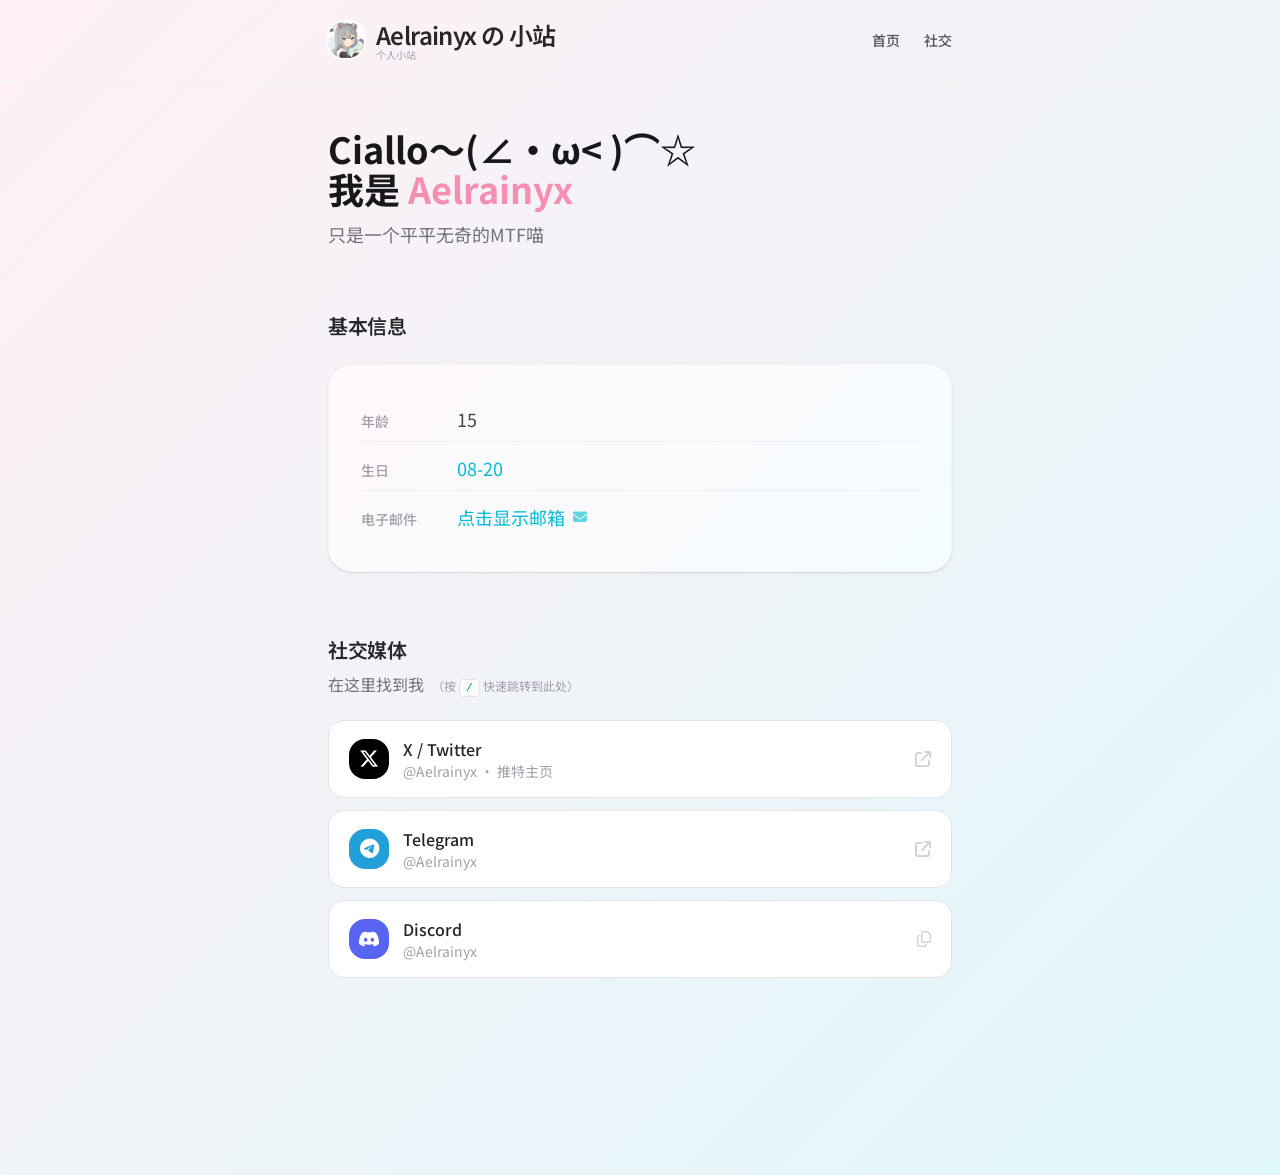
<file: ael-site/index.html>
<!DOCTYPE html>
<html lang="zh-CN">
<head>
    <meta charset="UTF-8">
    <meta name="viewport" content="width=device-width, initial-scale=1.0">
    <title>Aelrainyx の 小站</title>
    <meta name="description" content="Aelrainyx 的个人小站，包含基本信息与社交媒体联系方式。">

    <!-- Favicon -->
    <link rel="icon" href="/favicon.ico" sizes="any">
    <link rel="icon" type="image/jpeg" href="/avatar.jpg">
    <link rel="apple-touch-icon" href="/avatar.jpg">

    <!-- Open Graph / Facebook, Discord 等 -->
    <meta property="og:type" content="website">
    <meta property="og:title" content="Aelrainyx の 小站">
    <meta property="og:description" content="Aelrainyx 的个人小站，包含基本信息与社交媒体联系方式。">
    <meta property="og:image" content="/avatar.jpg">

    <!-- Twitter / X Card -->
    <meta name="twitter:card" content="summary">
    <meta name="twitter:title" content="Aelrainyx の 小站">
    <meta name="twitter:description" content="Aelrainyx 的个人小站，包含基本信息与社交媒体联系方式。">
    <meta name="twitter:image" content="/avatar.jpg">

    <link rel="stylesheet" href="style.css">
    <link rel="stylesheet" href="https://cdnjs.cloudflare.com/ajax/libs/font-awesome/6.5.1/css/all.min.css">
    <style>
        @import url('https://fonts.googleapis.com/css2?family=Noto+Sans+SC:wght@400;500;700&amp;family=Noto+Serif+SC:wght@400;700&amp;display=swap');
        
        body {
            font-family: 'Noto Sans SC', system-ui, -apple-system, sans-serif;
            background: linear-gradient(135deg, #FFF0F5 0%, #E0F7FA 100%);
        }
        
        .section-title {
            font-family: 'Noto Serif SC', 'Noto Sans SC', serif;
            letter-spacing: -0.02em;
        }

        .social-link {
            display: flex;
            align-items: center;
            gap: 0.875rem;
            padding: 1rem 1.25rem;
            background-color: white;
            border: 1px solid #e4e4e7;
            border-radius: 16px;
            text-decoration: none;
            color: #27251f;
            transition: all 0.2s cubic-bezier(0.4, 0.0, 0.2, 1);
            cursor: pointer;
        }
        
        .social-link:hover {
            background-color: #fafafa;
            border-color: #d4d4d8;
            transform: translateY(-1px);
        }

        .nav-link {
            transition: color 0.2s ease;
        }
        
        .nav-link:hover {
            color: #F48FB1;
        }

        .info-row {
            display: flex;
            align-items: baseline;
            gap: 1rem;
            padding: 0.5rem 0;
            border-bottom: 1px solid #f4f4f5;
        }
        
        .info-row:last-child {
            border-bottom: none;
        }

        .greeting {
            font-size: 2.25rem;
            line-height: 1.1;
            font-weight: 700;
            color: #18181b;
        }

        .footer {
            font-size: 0.875rem;
            color: #71717a;
        }

        .accent-pink {
            color: #F48FB1;
        }

        .app-toast {
            position: fixed;
            bottom: 24px;
            left: 50%;
            transform: translate(-50%, 0);
            will-change: transform;
            background: linear-gradient(135deg, rgba(255, 240, 245, 0.92), rgba(224, 247, 250, 0.92));
            color: #3f3f46;
            border: 1px solid rgba(248, 187, 217, 0.7);
            padding: 10px 24px;
            border-radius: 9999px;
            font-size: 14px;
            box-shadow: 0 8px 20px -4px rgba(244, 143, 177, 0.35);
            backdrop-filter: blur(8px);
            -webkit-backdrop-filter: blur(8px);
            z-index: 9999;
            white-space: nowrap;
            transition: opacity 0.25s ease;
        }

        .app-toast strong {
            color: #F48FB1;
            font-weight: 600;
        }

        /* ---- 装饰性增强：延续粉蓝主色调 ---- */

        /* 选中文字时的高亮配色 */
        ::selection {
            background-color: #F8BBD9;
            color: #18181b;
        }

        /* 自定义滚动条 */
        ::-webkit-scrollbar {
            width: 10px;
        }
        ::-webkit-scrollbar-track {
            background: #FFF0F5;
        }
        ::-webkit-scrollbar-thumb {
            background: linear-gradient(180deg, #F48FB1, #80DEEA);
            border-radius: 9999px;
        }
        ::-webkit-scrollbar-thumb:hover {
            background: linear-gradient(180deg, #EC6FA0, #4DD0E1);
        }
        html {
            scrollbar-color: #F48FB1 #FFF0F5;
        }

        /* 社交卡片悬停时左侧出现渐变色光条 */
        .social-link {
            position: relative;
            overflow: hidden;
        }
        .social-link::before {
            content: '';
            position: absolute;
            left: 0;
            top: 0;
            bottom: 0;
            width: 3px;
            background: linear-gradient(180deg, #F48FB1, #4DD0E1);
            transform: scaleY(0);
            transition: transform 0.25s ease;
        }
        .social-link:hover::before {
            transform: scaleY(1);
        }
        .social-link:hover {
            box-shadow: 0 8px 20px -8px rgba(244, 143, 177, 0.35);
        }

        /* 生日/邮箱等链接的下划线扫光效果 */
        .info-row a {
            position: relative;
            text-decoration: none;
        }

        /* 头像外圈渐变光晕 */
        header img {
            transition: box-shadow 0.25s ease;
        }
        header img:hover {
            box-shadow: 0 0 0 2px #fff, 0 0 0 4px #F48FB1;
        }

        /* 基本信息卡片的柔和顶部高光 */
        .mb-16 > .bg-white {
            position: relative;
        }
        .mb-16 > .bg-white::before {
            content: '';
            position: absolute;
            inset: 0;
            border-radius: inherit;
            background: linear-gradient(135deg, rgba(244, 143, 177, 0.06), rgba(77, 208, 225, 0.06));
            pointer-events: none;
        }

        /* 页面整体淡入 */
        body {
            animation: fadeInUp 0.5s ease both;
        }
        @keyframes fadeInUp {
            from { opacity: 0; transform: translateY(8px); }
            to { opacity: 1; transform: translateY(0); }
        }

        /* 键盘提示 kbd 的配色融入主题 */
        kbd {
            color: #00838F;
        }

        /* ---- 自定义鼠标光标：甘城猫猫 ---- */
        body {
            cursor: url('cursor-cat-normal.png') 4 0, auto;
        }
        a, button, .social-link, [onclick] {
            cursor: url('cursor-cat-link.png') 4 0, pointer;
        }
    </style>
</head>
<body class="bg-[#FCE4EC] text-zinc-800">
    <header class="border-b border-zinc-100 bg-transparent">
        <div class="max-w-2xl mx-auto px-6">
            <div class="flex items-center justify-between h-20">
                <div class="flex items-center gap-x-3 cursor-pointer" onclick="window.scrollTo({top:0, behavior:'smooth'})">
                    <img src="avatar.jpg" 
                         class="w-9 h-9 rounded-2xl object-cover ring-2 ring-white shadow-sm" 
                         alt="Aelrainyx avatar">
                    <div>
                        <h1 class="text-2xl font-semibold tracking-tight">Aelrainyx の 小站</h1>
                        <p class="text-[10px] text-zinc-400 -mt-1">个人小站</p>
                    </div>
                </div>
                
                <nav class="flex items-center gap-x-6 text-sm">
                    <a href="#" class="nav-link text-zinc-600 hover:text-pink-500 font-medium">首页</a>
                    <a href="#social" class="nav-link text-zinc-600 hover:text-pink-500 font-medium">社交</a>
                </nav>
            </div>
        </div>
    </header>

    <main class="max-w-2xl mx-auto px-6 pt-12 pb-20">
        <div class="mb-16">
            <div class="greeting">
                Ciallo～(∠・ω< )⌒☆<br>
                我是 <span class="accent-pink">Aelrainyx</span>
            </div>
            <p class="mt-3 text-lg text-zinc-500 max-w-md">
                只是一个平平无奇的MTF喵
            </p>
        </div>

        <div class="mb-16">
            <h2 class="section-title text-xl font-semibold mb-6 flex items-center gap-x-2">
                <span>基本信息</span>
            </h2>
            <div class="bg-white border border-zinc-100 rounded-3xl p-8 shadow-sm">
                <div class="space-y-1">
                    <div class="info-row">
                        <div class="w-20 text-sm font-medium text-zinc-400 shrink-0">年龄</div>
                        <div class="text-lg text-zinc-700">15</div>
                    </div>
                    <div class="info-row">
                        <div class="w-20 text-sm font-medium text-zinc-400 shrink-0">生日</div>
                        <div>
                            <a href="https://zh.wikipedia.org/wiki/8%E6%9C%8820%E6%97%A5" target="_blank"
                               class="text-lg text-[#00BCD4] hover:underline decoration-[#B2EBF2] hover:decoration-[#00BCD4] transition-colors">
                                08-20
                            </a>
                        </div>
                    </div>
                    <div class="info-row">
                        <div class="w-20 text-sm font-medium text-zinc-400 shrink-0">电子邮件</div>
                        <div>
                            <a id="email-link" href="#"
                               class="inline-flex items-center gap-x-2 text-lg text-[#00BCD4] hover:text-[#00ACC1] transition-colors group">
                                <span id="email-text">点击显示邮箱</span>
                                <i class="fa-solid fa-envelope text-sm opacity-60 group-hover:opacity-100 transition-opacity"></i>
                            </a>
                        </div>
                    </div>
                </div>
            </div>
        </div>

        <div id="social" class="mb-8">
            <h2 class="section-title text-xl font-semibold mb-2">社交媒体</h2>
            <p class="text-zinc-500 mb-6">
                在这里找到我
                <span class="hidden md:inline text-xs text-zinc-400 ml-1">
                    （按 <kbd class="px-1.5 py-0.5 rounded border border-zinc-200 bg-zinc-50 font-mono text-[11px]">/</kbd> 快速跳转到此处）
                </span>
            </p>
            
            <div class="grid grid-cols-1 gap-3">
                <a href="https://x.com/Aelrainyx" target="_blank" class="social-link group">
                    <div class="w-10 h-10 flex-shrink-0 bg-black text-white rounded-2xl flex items-center justify-center">
                        <i class="fa-brands fa-x-twitter text-xl"></i>
                    </div>
                    <div class="flex-1 min-w-0">
                        <div class="font-medium">X / Twitter</div>
                        <div class="text-sm text-zinc-400">@Aelrainyx • 推特主页</div>
                    </div>
                    <i class="fa-solid fa-arrow-up-right-from-square text-zinc-300 group-hover:text-zinc-400 transition-colors"></i>
                </a>

                <a href="https://t.me/Aelrainyx" target="_blank" class="social-link group">
                    <div class="w-10 h-10 flex-shrink-0 bg-[#229ED9] text-white rounded-2xl flex items-center justify-center">
                        <i class="fa-brands fa-telegram-plane text-xl"></i>
                    </div>
                    <div class="flex-1 min-w-0">
                        <div class="font-medium">Telegram</div>
                        <div class="text-sm text-zinc-400">@Aelrainyx</div>
                    </div>
                    <i class="fa-solid fa-arrow-up-right-from-square text-zinc-300 group-hover:text-zinc-400 transition-colors"></i>
                </a>

                <a href="#" onclick="copyDiscord(event)" class="social-link group" style="cursor:pointer" title="点击复制 Discord 用户名">
                    <div class="w-10 h-10 flex-shrink-0 bg-[#5865F2] text-white rounded-2xl flex items-center justify-center">
                        <svg style="width:20px;height:20px" viewBox="0 0 24 24" fill="currentColor" xmlns="http://www.w3.org/2000/svg">
                            <path d="M20.317 4.3698a19.7913 19.7913 0 00-4.8851-1.5152.0741.0741 0 00-.0785.0371c-.211.3753-.4447.8648-.6083 1.2495-1.8447-.2762-3.68-.2762-5.4868 0-.1636-.3933-.4058-.8742-.6177-1.2495a.077.077 0 00-.0785-.037 19.7363 19.7363 0 00-4.8852 1.515.0699.0699 0 00-.0321.0277C.5334 9.0458-.319 13.5799.0992 18.0578a.0824.0824 0 00.0312.0561c2.0528 1.5076 4.0413 2.4228 5.9929 3.0294a.0777.0777 0 00.0842-.0276c.4616-.6304.8731-1.2952 1.226-1.9942a.076.076 0 00-.0416-.1057c-.6528-.2476-1.2743-.5495-1.8722-.8923a.077.077 0 01-.0075-.1277c.1258-.0943.2517-.1923.3718-.2914a.0743.0743 0 01.0776-.0105c3.9278 1.7933 8.18 1.7933 12.0614 0a.0739.0739 0 01.0785.0095c.1202.099.246.1981.3728.2924a.077.077 0 01-.0066.1276 12.2986 12.2986 0 01-1.873.8914.0766.0766 0 00-.0407.1067c.3604.698.7719 1.3628 1.225 1.9932a.076.076 0 00.0842.0286c1.961-.6067 3.9495-1.5219 6.0023-3.0294a.077.077 0 00.0313-.0552c.5004-5.177-.8382-9.6739-3.5485-13.6604a.061.061 0 00-.0312-.0286zM8.02 15.3312c-1.1825 0-2.1569-1.0857-2.1569-2.419 0-1.3332.9555-2.4189 2.157-2.4189 1.2108 0 2.1757 1.0952 2.1568 2.419 0 1.3332-.9555 2.4189-2.1569 2.4189zm7.9748 0c-1.1825 0-2.1569-1.0857-2.1569-2.419 0-1.3332.9554-2.4189 2.1569-2.4189 1.2108 0 2.1757 1.0952 2.1568 2.419 0 1.3332-.946 2.4189-2.1568 2.4189Z"/>
                        </svg>
                    </div>
                    <div class="flex-1 min-w-0">
                        <div class="font-medium">Discord</div>
                        <div class="text-sm text-zinc-400">@Aelrainyx</div>
                    </div>
                    <i class="fa-regular fa-copy text-zinc-300 group-hover:text-zinc-400 transition-colors"></i>
                </a>
            </div>
        </div>
    </main>

    <footer class="border-t border-[#F8BBD9]/40" style="background: linear-gradient(to top, rgba(176, 235, 242, 0.35), rgba(255, 240, 245, 0.35)); backdrop-filter: blur(8px);">
        <div class="max-w-2xl mx-auto px-6 py-8">
            <div class="flex flex-col md:flex-row md:items-center justify-between gap-y-3 text-sm footer">
                <div>© 2026 Aelrainyx，保留所有权利</div>
                <div class="flex items-center gap-x-4 text-xs">
                    <button onclick="window.scrollTo({top:0, behavior:'smooth'})"
                            class="hover:text-zinc-600 transition-colors">返回顶部</button>
                    <span class="text-zinc-300">·</span>
                    <span>Aelrainyx の 小站</span>
                </div>
            </div>
        </div>
    </footer>

    <script>
        // 通用提示框：浮在屏幕上，滚动页面时先随内容被带动，再带缓动地回到原位
        function showToast(html) {
            const toast = document.createElement('div');
            toast.className = 'app-toast';
            toast.innerHTML = html;
            // 挂到 <html> 上：body 带有入场动画的 transform，会让 fixed 失效
            document.documentElement.appendChild(toast);

            let offset = 0;
            let lastY = window.scrollY;
            let alive = true;
            const onScroll = () => {
                const y = window.scrollY;
                offset += lastY - y;                         // 跟随页面滚动的方向
                offset = Math.max(-160, Math.min(160, offset));
                lastY = y;
            };
            window.addEventListener('scroll', onScroll, { passive: true });

            const tick = () => {
                if (!alive) return;
                offset *= 0.78;                              // 缓动回位
                if (Math.abs(offset) < 0.1) offset = 0;
                toast.style.transform = `translate(-50%, ${offset}px)`;
                requestAnimationFrame(tick);
            };
            requestAnimationFrame(tick);

            setTimeout(() => {
                toast.style.opacity = '0';
                setTimeout(() => {
                    alive = false;
                    window.removeEventListener('scroll', onScroll);
                    toast.remove();
                }, 250);
            }, 2300);
        }

        function copyDiscord(e) {
            e.preventDefault();
            const discordName = 'Aelrainyx';
            const ok = () => showToast(`已复制 Discord 名字：<strong>${discordName}</strong>`);
            const fail = () => prompt('请手动复制 Discord 名字：', discordName);
            if (navigator.clipboard && navigator.clipboard.writeText) {
                navigator.clipboard.writeText(discordName).then(ok).catch(fail);
            } else {
                fail();
            }
        }

        // 邮箱地址拆分存储，避免被简单爬虫直接抓取明文地址
        // 首次点击时才拼接出真实地址并触发 mailto
        (function () {
            const parts = ['Aelrainyx', 'Gmail.com'];
            const emailLink = document.getElementById('email-link');
            const emailText = document.getElementById('email-text');
            if (!emailLink || !emailText) return;

            let revealed = false;
            emailLink.addEventListener('click', function (e) {
                if (!revealed) {
                    e.preventDefault();
                    const address = parts.join('@');
                    emailText.textContent = address;
                    emailLink.href = 'mailto:' + address;
                    revealed = true;
                }
            });
        })();

        window.onload = function() {
            document.addEventListener('keydown', function(e) {
                if (e.key === '/' && document.activeElement.tagName === 'BODY') {
                    e.preventDefault();
                    const social = document.getElementById('social');
                    if (social) social.scrollIntoView({ behavior: 'smooth', block: 'center' });
                }
            });
        }
    </script>
<!-- Cloudflare Pages Analytics --><script defer src='https://static.cloudflareinsights.com/beacon.min.js' data-cf-beacon='{"token": "55583c7636354e7894314ef91b769d8c"}'></script><!-- Cloudflare Pages Analytics --></body>
</html>
</file>
<file: ael-site/style.css>
/*! tailwindcss v4.3.1 | MIT License | https://tailwindcss.com */
@layer properties{@supports (((-webkit-hyphens:none)) and (not (margin-trim:inline))) or ((-moz-orient:inline) and (not (color:rgb(from red r g b)))){*,:before,:after,::backdrop{--tw-rotate-x:initial;--tw-rotate-y:initial;--tw-rotate-z:initial;--tw-skew-x:initial;--tw-skew-y:initial;--tw-space-y-reverse:0;--tw-border-style:solid;--tw-font-weight:initial;--tw-tracking:initial;--tw-shadow:0 0 #0000;--tw-shadow-color:initial;--tw-shadow-alpha:100%;--tw-inset-shadow:0 0 #0000;--tw-inset-shadow-color:initial;--tw-inset-shadow-alpha:100%;--tw-ring-color:initial;--tw-ring-shadow:0 0 #0000;--tw-inset-ring-color:initial;--tw-inset-ring-shadow:0 0 #0000;--tw-ring-inset:initial;--tw-ring-offset-width:0px;--tw-ring-offset-color:#fff;--tw-ring-offset-shadow:0 0 #0000;--tw-backdrop-blur:initial;--tw-backdrop-brightness:initial;--tw-backdrop-contrast:initial;--tw-backdrop-grayscale:initial;--tw-backdrop-hue-rotate:initial;--tw-backdrop-invert:initial;--tw-backdrop-opacity:initial;--tw-backdrop-saturate:initial;--tw-backdrop-sepia:initial}}}@layer theme{:root,:host{--font-sans:ui-sans-serif, system-ui, sans-serif, "Apple Color Emoji", "Segoe UI Emoji", "Segoe UI Symbol", "Noto Color Emoji";--font-mono:ui-monospace, SFMono-Regular, Menlo, Monaco, Consolas, "Liberation Mono", "Courier New", monospace;--color-pink-400:oklch(71.8% .202 349.761);--color-pink-500:oklch(65.6% .241 354.308);--color-zinc-50:oklch(98.5% 0 0);--color-zinc-100:oklch(96.7% .001 286.375);--color-zinc-200:oklch(92% .004 286.32);--color-zinc-300:oklch(87.1% .006 286.286);--color-zinc-400:oklch(70.5% .015 286.067);--color-zinc-500:oklch(55.2% .016 285.938);--color-zinc-600:oklch(44.2% .017 285.786);--color-zinc-700:oklch(37% .013 285.805);--color-zinc-800:oklch(27.4% .006 286.033);--color-black:#000;--color-white:#fff;--spacing:.25rem;--container-md:28rem;--container-2xl:42rem;--text-xs:.75rem;--text-xs--line-height:calc(1 / .75);--text-sm:.875rem;--text-sm--line-height:calc(1.25 / .875);--text-lg:1.125rem;--text-lg--line-height:calc(1.75 / 1.125);--text-xl:1.25rem;--text-xl--line-height:calc(1.75 / 1.25);--text-2xl:1.5rem;--text-2xl--line-height:calc(2 / 1.5);--font-weight-medium:500;--font-weight-semibold:600;--tracking-tight:-.025em;--radius-2xl:1rem;--radius-3xl:1.5rem;--default-transition-duration:.15s;--default-transition-timing-function:cubic-bezier(.4, 0, .2, 1);--default-font-family:var(--font-sans);--default-mono-font-family:var(--font-mono)}}@layer base{*,:after,:before,::backdrop{box-sizing:border-box;border:0 solid;margin:0;padding:0}::file-selector-button{box-sizing:border-box;border:0 solid;margin:0;padding:0}html,:host{-webkit-text-size-adjust:100%;tab-size:4;line-height:1.5;font-family:var(--default-font-family,ui-sans-serif, system-ui, sans-serif, "Apple Color Emoji", "Segoe UI Emoji", "Segoe UI Symbol", "Noto Color Emoji");font-feature-settings:var(--default-font-feature-settings,normal);font-variation-settings:var(--default-font-variation-settings,normal);-webkit-tap-highlight-color:transparent}hr{height:0;color:inherit;border-top-width:1px}abbr:where([title]){-webkit-text-decoration:underline dotted;text-decoration:underline dotted}h1,h2,h3,h4,h5,h6{font-size:inherit;font-weight:inherit}a{color:inherit;-webkit-text-decoration:inherit;-webkit-text-decoration:inherit;-webkit-text-decoration:inherit;text-decoration:inherit}b,strong{font-weight:bolder}code,kbd,samp,pre{font-family:var(--default-mono-font-family,ui-monospace, SFMono-Regular, Menlo, Monaco, Consolas, "Liberation Mono", "Courier New", monospace);font-feature-settings:var(--default-mono-font-feature-settings,normal);font-variation-settings:var(--default-mono-font-variation-settings,normal);font-size:1em}small{font-size:80%}sub,sup{vertical-align:baseline;font-size:75%;line-height:0;position:relative}sub{bottom:-.25em}sup{top:-.5em}table{text-indent:0;border-color:inherit;border-collapse:collapse}:-moz-focusring{outline:auto}progress{vertical-align:baseline}summary{display:list-item}ol,ul,menu{list-style:none}img,svg,video,canvas,audio,iframe,embed,object{vertical-align:middle;display:block}img,video{max-width:100%;height:auto}button,input,select,optgroup,textarea{font:inherit;font-feature-settings:inherit;font-variation-settings:inherit;letter-spacing:inherit;color:inherit;opacity:1;background-color:#0000;border-radius:0}::file-selector-button{font:inherit;font-feature-settings:inherit;font-variation-settings:inherit;letter-spacing:inherit;color:inherit;opacity:1;background-color:#0000;border-radius:0}:where(select:is([multiple],[size])) optgroup{font-weight:bolder}:where(select:is([multiple],[size])) optgroup option{padding-inline-start:20px}::file-selector-button{margin-inline-end:4px}::placeholder{opacity:1}@supports (not ((-webkit-appearance:-apple-pay-button))) or (contain-intrinsic-size:1px){::placeholder{color:currentColor}@supports (color:color-mix(in lab, red, red)){::placeholder{color:color-mix(in oklab, currentcolor 50%, transparent)}}}textarea{resize:vertical}::-webkit-search-decoration{-webkit-appearance:none}::-webkit-date-and-time-value{min-height:1lh;text-align:inherit}::-webkit-datetime-edit{display:inline-flex}::-webkit-datetime-edit-fields-wrapper{padding:0}::-webkit-datetime-edit{padding-block:0}::-webkit-datetime-edit-year-field{padding-block:0}::-webkit-datetime-edit-month-field{padding-block:0}::-webkit-datetime-edit-day-field{padding-block:0}::-webkit-datetime-edit-hour-field{padding-block:0}::-webkit-datetime-edit-minute-field{padding-block:0}::-webkit-datetime-edit-second-field{padding-block:0}::-webkit-datetime-edit-millisecond-field{padding-block:0}::-webkit-datetime-edit-meridiem-field{padding-block:0}::-webkit-calendar-picker-indicator{line-height:1}:-moz-ui-invalid{box-shadow:none}button,input:where([type=button],[type=reset],[type=submit]){appearance:button}::file-selector-button{appearance:button}::-webkit-inner-spin-button{height:auto}::-webkit-outer-spin-button{height:auto}[hidden]:where(:not([hidden=until-found])){display:none!important}}@layer components;@layer utilities{.mx-auto{margin-inline:auto}.-mt-1{margin-top:calc(var(--spacing) * -1)}.mt-3{margin-top:calc(var(--spacing) * 3)}.mt-4{margin-top:calc(var(--spacing) * 4)}.mb-2{margin-bottom:calc(var(--spacing) * 2)}.mb-6{margin-bottom:calc(var(--spacing) * 6)}.mb-8{margin-bottom:calc(var(--spacing) * 8)}.mb-16{margin-bottom:calc(var(--spacing) * 16)}.ml-1{margin-left:var(--spacing)}.block{display:block}.flex{display:flex}.grid{display:grid}.hidden{display:none}.inline-flex{display:inline-flex}.h-9{height:calc(var(--spacing) * 9)}.h-10{height:calc(var(--spacing) * 10)}.h-20{height:calc(var(--spacing) * 20)}.w-9{width:calc(var(--spacing) * 9)}.w-10{width:calc(var(--spacing) * 10)}.w-20{width:calc(var(--spacing) * 20)}.max-w-2xl{max-width:var(--container-2xl)}.max-w-md{max-width:var(--container-md)}.min-w-0{min-width:0}.flex-1{flex:1}.flex-shrink-0,.shrink-0{flex-shrink:0}.transform{transform:var(--tw-rotate-x,) var(--tw-rotate-y,) var(--tw-rotate-z,) var(--tw-skew-x,) var(--tw-skew-y,)}.cursor-pointer{cursor:pointer}.grid-cols-1{grid-template-columns:repeat(1,minmax(0,1fr))}.flex-col{flex-direction:column}.items-center{align-items:center}.justify-between{justify-content:space-between}.justify-center{justify-content:center}.gap-3{gap:calc(var(--spacing) * 3)}:where(.space-y-1>:not(:last-child)){--tw-space-y-reverse:0;margin-block-start:calc(var(--spacing) * var(--tw-space-y-reverse));margin-block-end:calc(var(--spacing) * calc(1 - var(--tw-space-y-reverse)))}.gap-x-2{column-gap:calc(var(--spacing) * 2)}.gap-x-3{column-gap:calc(var(--spacing) * 3)}.gap-x-4{column-gap:calc(var(--spacing) * 4)}.gap-x-6{column-gap:calc(var(--spacing) * 6)}.gap-y-3{row-gap:calc(var(--spacing) * 3)}.rounded{border-radius:.25rem}.rounded-2xl{border-radius:var(--radius-2xl)}.rounded-3xl{border-radius:var(--radius-3xl)}.border{border-style:var(--tw-border-style);border-width:1px}.border-t{border-top-style:var(--tw-border-style);border-top-width:1px}.border-b{border-bottom-style:var(--tw-border-style);border-bottom-width:1px}.border-\[\#F8BBD9\]\/40{border-color:oklab(85.6032% .0779045 -.0167261/.4)}.border-zinc-100{border-color:var(--color-zinc-100)}.border-zinc-200{border-color:var(--color-zinc-200)}.bg-\[\#12B7F5\]{background-color:#12b7f5}.bg-\[\#229ED9\]{background-color:#229ed9}.bg-\[\#5865F2\]{background-color:#5865f2}.bg-\[\#FCE4EC\]{background-color:#fce4ec}.bg-black{background-color:var(--color-black)}.bg-transparent{background-color:#0000}.bg-white{background-color:var(--color-white)}.bg-zinc-50{background-color:var(--color-zinc-50)}.object-cover{object-fit:cover}.p-8{padding:calc(var(--spacing) * 8)}.px-1{padding-inline:var(--spacing)}.px-1\.5{padding-inline:calc(var(--spacing) * 1.5)}.px-6{padding-inline:calc(var(--spacing) * 6)}.py-0\.5{padding-block:calc(var(--spacing) * .5)}.py-8{padding-block:calc(var(--spacing) * 8)}.pt-12{padding-top:calc(var(--spacing) * 12)}.pb-20{padding-bottom:calc(var(--spacing) * 20)}.font-mono{font-family:var(--font-mono)}.text-2xl{font-size:var(--text-2xl);line-height:var(--tw-leading,var(--text-2xl--line-height))}.text-lg{font-size:var(--text-lg);line-height:var(--tw-leading,var(--text-lg--line-height))}.text-sm{font-size:var(--text-sm);line-height:var(--tw-leading,var(--text-sm--line-height))}.text-xl{font-size:var(--text-xl);line-height:var(--tw-leading,var(--text-xl--line-height))}.text-xs{font-size:var(--text-xs);line-height:var(--tw-leading,var(--text-xs--line-height))}.text-\[10px\]{font-size:10px}.text-\[11px\]{font-size:11px}.font-medium{--tw-font-weight:var(--font-weight-medium);font-weight:var(--font-weight-medium)}.font-semibold{--tw-font-weight:var(--font-weight-semibold);font-weight:var(--font-weight-semibold)}.tracking-tight{--tw-tracking:var(--tracking-tight);letter-spacing:var(--tracking-tight)}.text-\[\#00BCD4\]{color:#00bcd4}.text-white{color:var(--color-white)}.text-zinc-300{color:var(--color-zinc-300)}.text-zinc-400{color:var(--color-zinc-400)}.text-zinc-500{color:var(--color-zinc-500)}.text-zinc-600{color:var(--color-zinc-600)}.text-zinc-700{color:var(--color-zinc-700)}.text-zinc-800{color:var(--color-zinc-800)}.decoration-\[\#B2EBF2\]{text-decoration-color:#b2ebf2}.opacity-60{opacity:.6}.shadow-sm{--tw-shadow:0 1px 3px 0 var(--tw-shadow-color,#0000001a), 0 1px 2px -1px var(--tw-shadow-color,#0000001a);box-shadow:var(--tw-inset-shadow), var(--tw-inset-ring-shadow), var(--tw-ring-offset-shadow), var(--tw-ring-shadow), var(--tw-shadow)}.ring-2{--tw-ring-shadow:var(--tw-ring-inset,) 0 0 0 calc(2px + var(--tw-ring-offset-width)) var(--tw-ring-color,currentcolor);box-shadow:var(--tw-inset-shadow), var(--tw-inset-ring-shadow), var(--tw-ring-offset-shadow), var(--tw-ring-shadow), var(--tw-shadow)}.ring-white{--tw-ring-color:var(--color-white)}.backdrop-filter{-webkit-backdrop-filter:var(--tw-backdrop-blur,) var(--tw-backdrop-brightness,) var(--tw-backdrop-contrast,) var(--tw-backdrop-grayscale,) var(--tw-backdrop-hue-rotate,) var(--tw-backdrop-invert,) var(--tw-backdrop-opacity,) var(--tw-backdrop-saturate,) var(--tw-backdrop-sepia,);backdrop-filter:var(--tw-backdrop-blur,) var(--tw-backdrop-brightness,) var(--tw-backdrop-contrast,) var(--tw-backdrop-grayscale,) var(--tw-backdrop-hue-rotate,) var(--tw-backdrop-invert,) var(--tw-backdrop-opacity,) var(--tw-backdrop-saturate,) var(--tw-backdrop-sepia,)}.transition{transition-property:color,background-color,border-color,outline-color,text-decoration-color,fill,stroke,--tw-gradient-from,--tw-gradient-via,--tw-gradient-to,opacity,box-shadow,transform,translate,scale,rotate,filter,-webkit-backdrop-filter,backdrop-filter,display,content-visibility,overlay,pointer-events;transition-timing-function:var(--tw-ease,var(--default-transition-timing-function));transition-duration:var(--tw-duration,var(--default-transition-duration))}.transition-colors{transition-property:color,background-color,border-color,outline-color,text-decoration-color,fill,stroke,--tw-gradient-from,--tw-gradient-via,--tw-gradient-to;transition-timing-function:var(--tw-ease,var(--default-transition-timing-function));transition-duration:var(--tw-duration,var(--default-transition-duration))}.transition-opacity{transition-property:opacity;transition-timing-function:var(--tw-ease,var(--default-transition-timing-function));transition-duration:var(--tw-duration,var(--default-transition-duration))}@media (hover:hover){.group-hover\:text-pink-400:is(:where(.group):hover *){color:var(--color-pink-400)}.group-hover\:text-zinc-400:is(:where(.group):hover *){color:var(--color-zinc-400)}.group-hover\:opacity-100:is(:where(.group):hover *){opacity:1}.hover\:text-\[\#00ACC1\]:hover{color:#00acc1}.hover\:text-pink-500:hover{color:var(--color-pink-500)}.hover\:text-zinc-600:hover{color:var(--color-zinc-600)}.hover\:underline:hover{text-decoration-line:underline}.hover\:decoration-\[\#00BCD4\]:hover{text-decoration-color:#00bcd4}}@media (min-width:48rem){.md\:inline{display:inline}.md\:flex-row{flex-direction:row}.md\:items-center{align-items:center}}}@property --tw-rotate-x{syntax:"*";inherits:false}@property --tw-rotate-y{syntax:"*";inherits:false}@property --tw-rotate-z{syntax:"*";inherits:false}@property --tw-skew-x{syntax:"*";inherits:false}@property --tw-skew-y{syntax:"*";inherits:false}@property --tw-space-y-reverse{syntax:"*";inherits:false;initial-value:0}@property --tw-border-style{syntax:"*";inherits:false;initial-value:solid}@property --tw-font-weight{syntax:"*";inherits:false}@property --tw-tracking{syntax:"*";inherits:false}@property --tw-shadow{syntax:"*";inherits:false;initial-value:0 0 #0000}@property --tw-shadow-color{syntax:"*";inherits:false}@property --tw-shadow-alpha{syntax:"<percentage>";inherits:false;initial-value:100%}@property --tw-inset-shadow{syntax:"*";inherits:false;initial-value:0 0 #0000}@property --tw-inset-shadow-color{syntax:"*";inherits:false}@property --tw-inset-shadow-alpha{syntax:"<percentage>";inherits:false;initial-value:100%}@property --tw-ring-color{syntax:"*";inherits:false}@property --tw-ring-shadow{syntax:"*";inherits:false;initial-value:0 0 #0000}@property --tw-inset-ring-color{syntax:"*";inherits:false}@property --tw-inset-ring-shadow{syntax:"*";inherits:false;initial-value:0 0 #0000}@property --tw-ring-inset{syntax:"*";inherits:false}@property --tw-ring-offset-width{syntax:"<length>";inherits:false;initial-value:0}@property --tw-ring-offset-color{syntax:"*";inherits:false;initial-value:#fff}@property --tw-ring-offset-shadow{syntax:"*";inherits:false;initial-value:0 0 #0000}@property --tw-backdrop-blur{syntax:"*";inherits:false}@property --tw-backdrop-brightness{syntax:"*";inherits:false}@property --tw-backdrop-contrast{syntax:"*";inherits:false}@property --tw-backdrop-grayscale{syntax:"*";inherits:false}@property --tw-backdrop-hue-rotate{syntax:"*";inherits:false}@property --tw-backdrop-invert{syntax:"*";inherits:false}@property --tw-backdrop-opacity{syntax:"*";inherits:false}@property --tw-backdrop-saturate{syntax:"*";inherits:false}@property --tw-backdrop-sepia{syntax:"*";inherits:false}
</file>
